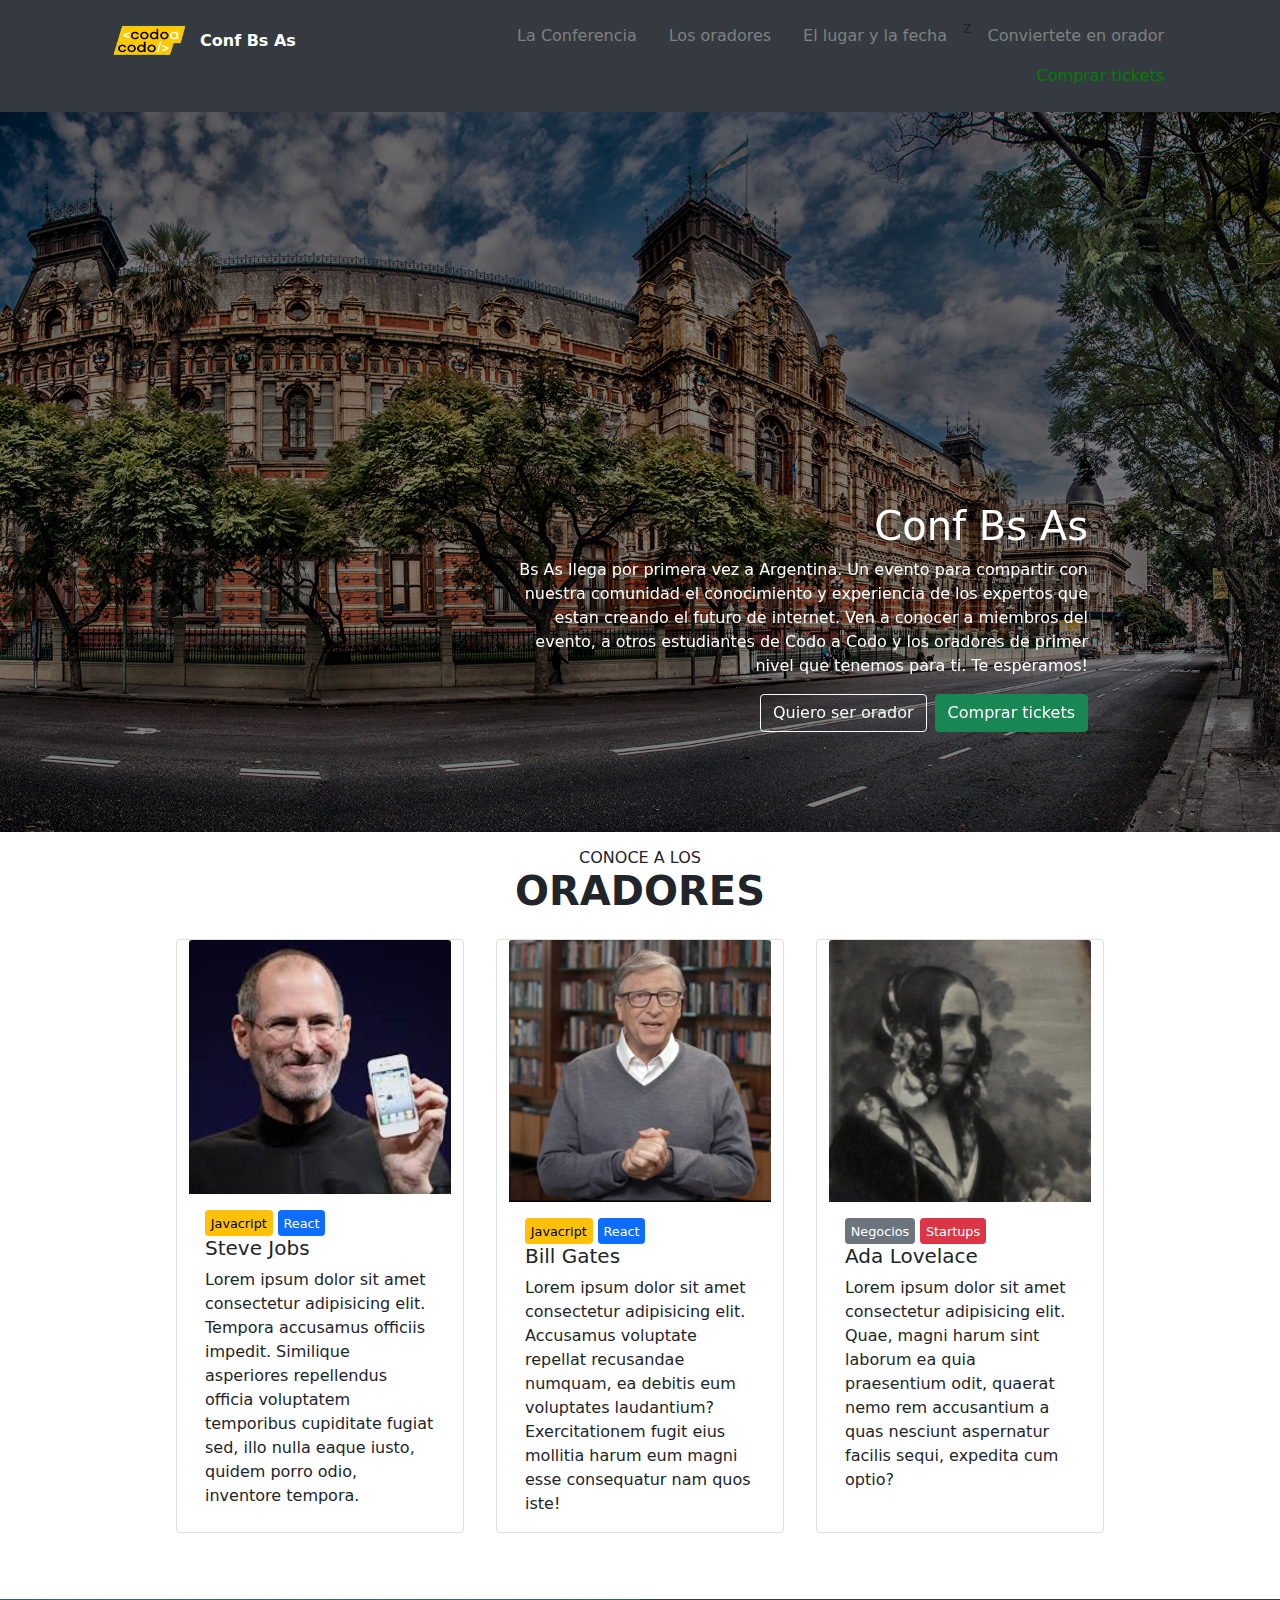
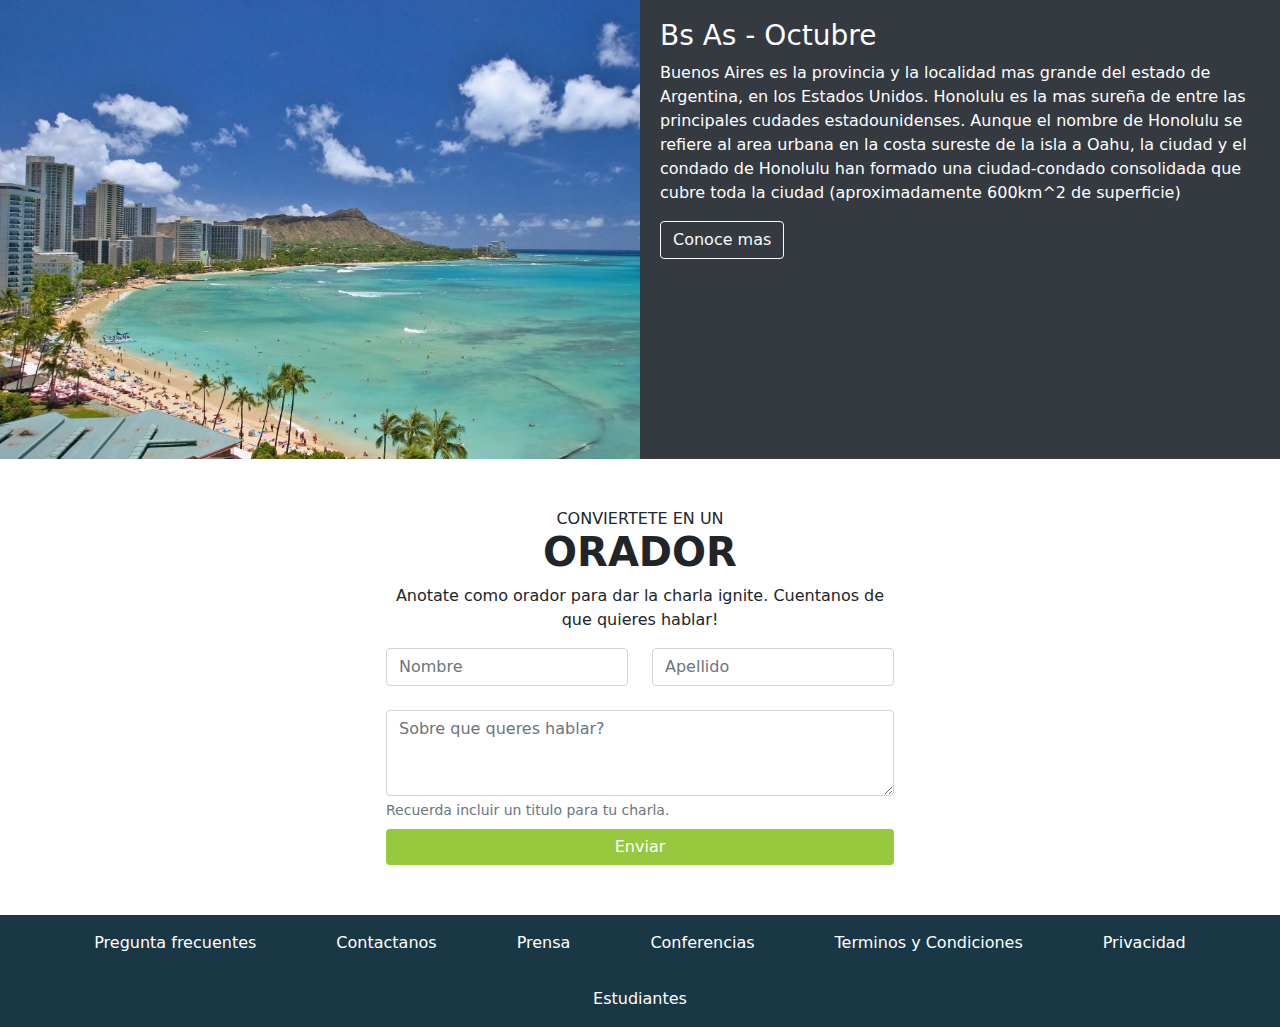
<file: index.html>
<!DOCTYPE html>
<html lang="en">
<head>
    <meta charset="UTF-8">
    <meta http-equiv="X-UA-Compatible" content="IE=edge">
    <meta name="viewport" content="width=device-width, initial-scale=1.0">
    <link rel="stylesheet" href="css/bootstrap.css">
    <title>Proyecto Front-End</title>
</head>


<nav class="container-fluid" id="navArriba">
    <div class="row">
        <div class="col-4">
            <img src="img/codoacodo.png" alt="" width="100" height="50" class="d-inline-blockz" id="titulo"><b>Conf Bs As</b>
        </div>    
        <div class="col">    
            <ul class="nav justify-content-end">
                <li class="nav-item">
                    <a class="nav-link active" aria-current="page" href="#">La Conferencia</a>
                </li>
                <li class="nav-item">
                    <a class="nav-link" href="#">Los oradores</a>
                </li>
                <li class="nav-item">
                    <a class="nav-link" href="#">El lugar y la fecha</a>
                </li>z
                <li class="nav-item">
                    <a class="nav-link" href="#">Conviertete en orador</a>
                </li>
                <li class="nav-item">
                    <a class="nav-linkVerde" href="compraTicket.html">Comprar tickets</a>
                </li>
            </ul>
        </div>
    </div>
</nav>

<body>

    <div id="carouselExampleSlidesOnly" class="carousel slide" data-bs-ride="carousel">
        <div class="carousel-inner">
            <div class="carousel-item active">
                <img src="img/ba1.jpg" class="d-block w-100" alt="..." id="imgBanner">
                <div class="carousel-caption d-none d-md-block txt-banner">
                <h1>Conf Bs As</h1>
                    <p>Bs As llega por primera vez a Argentina. Un evento para compartir con<br> nuestra comunidad el conocimiento y experiencia de los expertos que<br> estan creando el futuro de internet. Ven a conocer a miembros del<br> evento, a otros estudiantes de Codo a Codo y los oradores de primer<br> nivel que tenemos para ti. Te esperamos!</p>
                    <div class="d-grid gap-2 d-md-flex justify-content-md-end">
                        <button type="button" class="btn btn-outline-light">Quiero ser orador</button>
                        <button type="button" class="btn btn-success"><a href="compraTicket.html" id="botonComprar">Comprar tickets</a></button>
                    </div>
                </div>
            </div>
            <div class="carousel-item">
                <img src="img/ba2.jpg" class="d-block w-100" alt="..." id="imgBanner">
                <div class="carousel-caption d-none d-md-block txt-banner">
                <h1>Conf Bs As</h1>
                    <p>Bs As llega por primera vez a Argentina. Un evento para compartir con<br> nuestra comunidad el conocimiento y experiencia de los expertos que<br> estan creando el futuro de internet. Ven a conocer a miembros del<br> evento, a otros estudiantes de Codo a Codo y los oradores de primer<br> nivel que tenemos para ti. Te esperamos!</p>
                    <div class="d-grid gap-2 d-md-flex justify-content-md-end">
                        <button type="button" class="btn btn-outline-light">Quiero ser orador</button>
                        <button type="button" class="btn btn-success"><a href="compraTicket.html" id="botonComprar">Comprar tickets</a></button>
                    </div>
                </div>
            </div>
            <div class="carousel-item">
                <img src="img/ba3.jpg" class="d-block w-100" alt="..." id="imgBanner">
                <div class="carousel-caption d-none d-md-block txt-banner">
                <h1>Conf Bs As</h1>
                    <p>Bs As llega por primera vez a Argentina. Un evento para compartir con<br> nuestra comunidad el conocimiento y experiencia de los expertos que<br> estan creando el futuro de internet. Ven a conocer a miembros del<br> evento, a otros estudiantes de Codo a Codo y los oradores de primer<br> nivel que tenemos para ti. Te esperamos!</p>
                    <div class="d-grid gap-2 d-md-flex justify-content-md-end">
                        <button type="button" class="btn btn-outline-light">Quiero ser orador</button>
                        <button type="button" class="btn btn-success"><a href="compraTicket.html" id="botonComprar">Comprar tickets</a></button>
                    </div>
                </div>
            </div>
        </div>
    </div>
    
    <div class="container-fluid" id="oradores">
        <h2 id="tituloradores">CONOCE A LOS <br><strong>ORADORES</strong></h2>
        <div class="row justify-content-center">
            <div class="card" style="width: 18rem;" id="card-orador">
                <img src="img/steve.jpg"class="card-img-top" alt="...">
                <div class="card-body">
                    <div class="d-grid gap-2 d-md-block">
                        <button class="btn btn-warning btn-sm" type="button">Javacript</button>
                        <button class="btn btn-primary btn-sm" type="button">React</button>
                    </div>
                    <h5 class="card-title">Steve Jobs</h5>
                    <p class="card-text">Lorem ipsum dolor sit amet consectetur adipisicing elit. Tempora accusamus officiis impedit. Similique asperiores repellendus officia voluptatem temporibus cupiditate fugiat sed, illo nulla eaque iusto, quidem porro odio, inventore tempora.</p>
                </div>
            </div>
            <div class="card" style="width: 18rem;" id="card-orador">
                <img src="img/bill.jpg" class="card-img-top" alt="...">
                <div class="card-body">
                    <div class="d-grid gap-2 d-md-block">
                        <button class="btn btn-warning btn-sm" type="button">Javacript</button>
                        <button class="btn btn-primary btn-sm" type="button">React</button>
                    </div>
                    <h5 class="card-title">Bill Gates</h5>
                    <p class="card-text">Lorem ipsum dolor sit amet consectetur adipisicing elit. Accusamus voluptate repellat recusandae numquam, ea debitis eum voluptates laudantium? Exercitationem fugit eius mollitia harum eum magni esse consequatur nam quos iste!</p>
                </div>
            </div>
            <div class="card" style="width: 18rem;" id="card-orador">
                <img src="img/ada.jpeg" class="card-img-top" alt="...">
                <div class="card-body">
                    <div class="d-grid gap-2 d-md-block">
                        <button class="btn btn-secondary btn-sm" type="button">Negocios</button>
                        <button class="btn btn-danger btn-sm" type="button">Startups</button>
                    </div>
                    <h5 class="card-title">Ada Lovelace</h5>
                    <p class="card-text">Lorem ipsum dolor sit amet consectetur adipisicing elit. Quae, magni harum sint laborum ea quia praesentium odit, quaerat nemo rem accusantium a quas nesciunt aspernatur facilis sequi, expedita cum optio?</p>
                </div>
            </div>
        </div>
    </div>


    <div class="container-fluid">
        <div class="row">
            <div class="col-6 bg-left">
                
            </div>
            <div class="col-6" id="cuadro-derecha">
                <h3>Bs As - Octubre</h3>
                <p>Buenos Aires es la provincia y la localidad mas grande del estado de Argentina, en los Estados Unidos. Honolulu es la mas sureña de entre las principales cudades estadounidenses. Aunque el nombre de Honolulu se refiere al area urbana en la costa sureste de la isla a Oahu, la ciudad y el condado de Honolulu han formado una ciudad-condado consolidada que cubre toda la ciudad (aproximadamente 600km^2 de superficie)</p>
                <button type="button" class="btn btn-outline-light">Conoce mas</button>
            </div>
        </div>
    </div>


    <div class="container" id="form">
        <div class="row">
            <div class="col-3">

            </div>
            <div class="col-6">
                <h2 id="tituloradores">CONVIERTETE EN UN <br><strong>ORADOR</strong></h2>
                <p id="tituloradores">Anotate como orador para dar la charla ignite. Cuentanos de que quieres hablar!</p>
                <div class="row">
                    <div class="col-6">
                        <input type="text" class="form-control" placeholder="Nombre" aria-label="First name">
                    </div>
                    <div class="col-6">
                        <input type="text" class="form-control" placeholder="Apellido" aria-label="Last name">
                    </div>
                </div>
                <label for="exampleFormControlTextarea1"    class="form-label" ></label>
                <textarea class="form-control"  id="exampleFormControlTextarea1" rows="3"placeholder="Sobre que queres hablar?"></textarea>
                <div class="form-text" id="txtForm">Recuerda incluir un titulo para tu charla.  </div>  
            
                <div class="d-grid gap-2">
                <button class="btn btn-success" type="button" id="submit">Enviar</button>
            </div>
        </div>
        <div class="col-3">

        </div>
    </div>
    </div>

    <footer>
        <div class="container-fluid">
            <div class="row row-10" >
                <ul class="nav justify-content-center" id="navAbajo">
                    <li class="nav-item">
                        <a class="nav-linkAbajo active" aria-current="page" href="#">Pregunta frecuentes</a>
                    </li>
                    <li class="nav-item">
                        <a class="nav-linkAbajo" href="#">Contactanos</a>
                    </li>
                    <li class="nav-item">
                        <a class="nav-linkAbajo" href="#">Prensa</a>
                    </li>
                    <li class="nav-item">
                        <a class="nav-linkAbajo" href="#">Conferencias</a>
                    </li>
                    <li class="nav-item">
                        <a class="nav-linkAbajo" href="#">Terminos y Condiciones</a>
                    </li>
                    <li class="nav-item">
                        <a class="nav-linkAbajo" href="#">Privacidad</a>
                    </li>
                    <li class="nav-item">
                        <a class="nav-linkAbajo" href="#">Estudiantes</a>
                    </li>
                </ul>
            </div>
        </div>
    </footer>
<script src="js/bootstrap.js"></script>
</body>
</html>
</file>
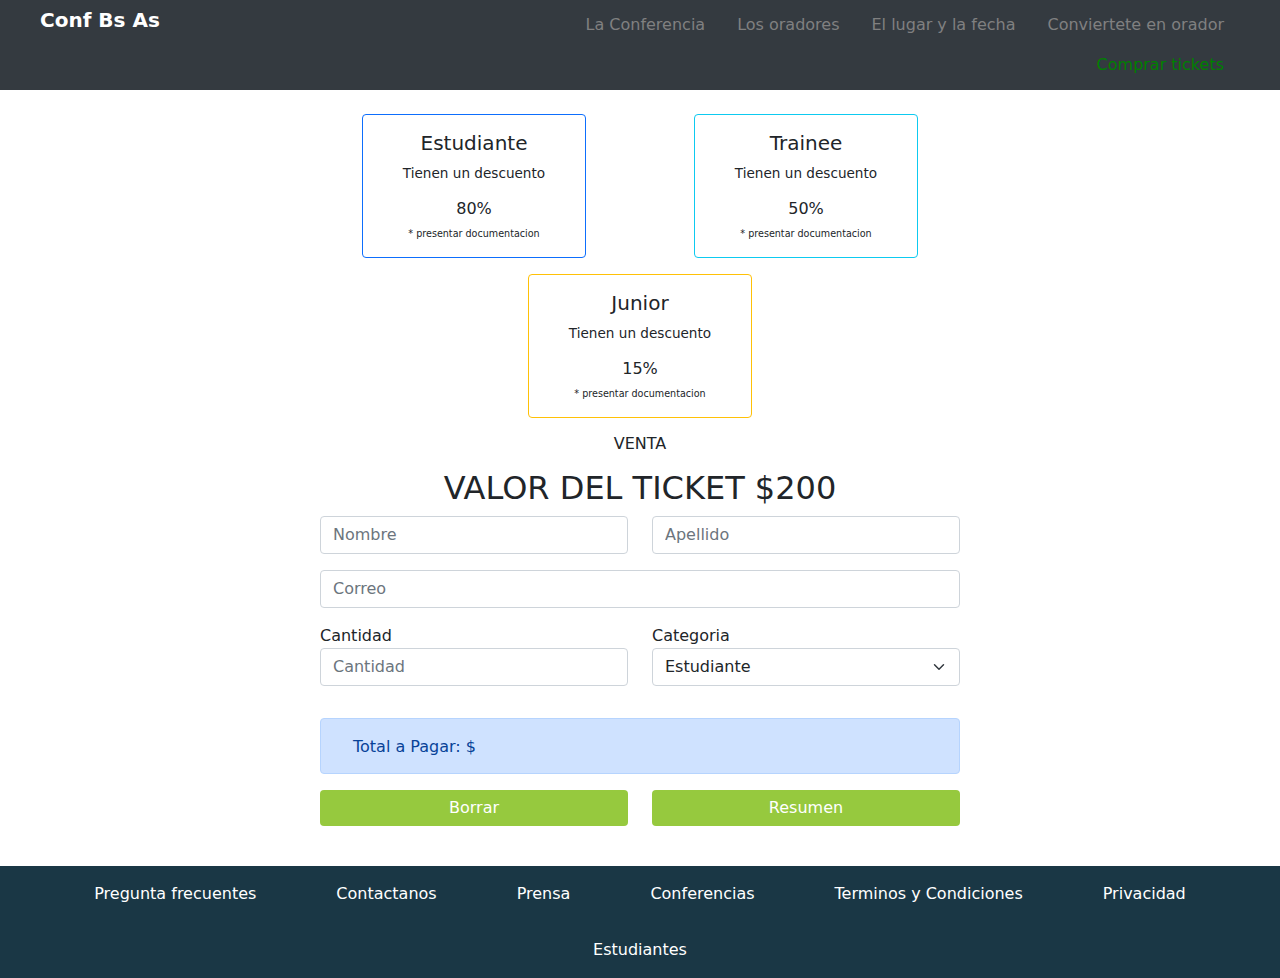
<file: compraTicket.html>
<!DOCTYPE html>
<html lang="en">
<head>
    <meta charset="UTF-8">
    <meta http-equiv="X-UA-Compatible" content="IE=edge">
    <meta name="viewport" content="width=device-width, initial-scale=1.0">
    <link rel="stylesheet" href="css/bootstrap.css">
    <title>Compra Ticket / Proyecto Front-End</title>
</head>

<nav class="container-fluid" id="navArriba-2">
    <div class="row">
        <div class="col-4">
        <!--    <img src="img/codoacodo.png" alt="" width="100" height="50" class="d-inline-blockz" id="titulo"><b>Conf Bs As</b>-->
            <a class="navbar-brand" id="titulo"><b>Conf Bs As</b></a>
        </div>    
        <div class="col">    
            <ul class="nav justify-content-end">
                <li class="nav-item">
                    <a class="nav-link active" aria-current="page" href="index.html">La Conferencia</a>
                </li>
                <li class="nav-item">
                    <a class="nav-link" href="#">Los oradores</a>
                </li>
                <li class="nav-item">
                    <a class="nav-link" href="#">El lugar y la fecha</a>
                </li>
                <li class="nav-item">
                    <a class="nav-link" href="#">Conviertete en orador</a>
                </li>
                <li class="nav-item">
                    <a class="nav-linkVerde" href="#">Comprar tickets</a>
                </li>
            </ul>
        </div>
    </div>
</nav>

<body>
    <div class="container-fluid" id="formCompra">
        <div class="row">
            <!--COLUMNA EN BLANCO IZQUIERDA-->
            <div class="col-3">

            </div>
            <!--COLUMNA DEL CENTRO (TAMAÑO 6)-->
            <div class="col-6"  id="columnaCentro">
                <!--CUADROS CON INFORMACION DE LAS CATEGORIAS-->
                <div class="row" id="contenedorDetallesCategoria">
                    <div class="card border-primary mb-3" id="detallesCategoria">
                        <div class="card-body">
                            <h5 class="card-title">Estudiante</h5>
                            <p class="card-text" id="text-card">Tienen un descuento </p>
                            <h6 class="card-title">80%</h6>
                            <p class="card-text" id="text-card-2">* presentar documentacion</p>
                        </div>
                    </div>
                    <div class="card border-info mb-3" id="detallesCategoria">
                        <div class="card-body">
                            <h5 class="card-title">Trainee</h5>
                            <p class="card-text" id="text-card">Tienen un descuento </p>
                            <h6 class="card-title">50%</h6>
                            <p class="card-text" id="text-card-2">* presentar documentacion</p>
                        </div>
                    </div>
                    <div class="card border-warning mb-3" id="detallesCategoria">
                        <div class="card-body">
                            <h5 class="card-title">Junior</h5>
                            <p class="card-text" id="text-card">Tienen un descuento </p>
                            <h6 class="card-title">15%</h6>
                            <p class="card-text" id="text-card-2">* presentar documentacion</p>
                        </div>
                    </div>
                </div>
                <!--EMPIEZA EL FORMULARIO DE COMPRA-->
                <h2 id="tituloCompra"><p>VENTA</p>VALOR DEL TICKET $200</h2>
                <!--CUERPO DEL FORMULARIO--> 
                <form name="form" action="" method="get">
                    <div class="row" id="datosFormulario">
                        <!--COLUMNA NOMBRE-->
                        <div class="col-6" id="form-2">
                            <input type="text" class="form-control" placeholder="Nombre" aria-label="Nombre" name="nombre">
                        </div>
                        <!--COLUMNA APELLIDO-->
                        <div class="col-6" id="form-2">
                            <input type="text" class="form-control" placeholder="Apellido" aria-label="Apellido" name="apellido">
                        </div>
                        <!--COLUMNA CORREO-->
                        <div class="col-12" id="form-2">
                            <input type="text" class="form-control" placeholder="Correo" aria-label="Email" name="email">
                        </div>
                        <!--COLUMNA CANTIDAD-->
                        <div class="col-6" id="form-2">
                            Cantidad
                            <input type="text" class="form-control" placeholder="Cantidad" aria-label="Cantidad" name="Cantidad" id="Cantidad">
                        </div>
                        <!--COLUMNA CANTIDAD-->
                        <div class="col-6" id="form-2">
                            Categoria
                            <select class="form-select" aria-label="Categoria" name="Categoria" id="Categoria">
                                <option value="Estudiante">Estudiante</option>
                                <option value="Trainee">Trainee</option>
                                <option value="Junior">Junior</option>
                            </select>
                        </div>
                    </div>
                </form>
                    <!--MENSAJE DE RESUMEN-->
                <div class="row">
                    <div class="col-12" id="contenedorInfoPagar">
                        <div class="alert alert-primary" role="alert" id="infoPagar">
                            <p id="precioPagar">Total a Pagar: $ </p>
                        </div>
                    </div>
                </div>
                    <!--BOTONES DE BORRAR Y RESUMEN-->
                <div class="row" id="form-3">
                    <div class="col-6" id="form-2">
                        <button class="btn btn-success col-12" type="button" id="submit">Borrar</button>
                    </div>
                    <div class="col-6" id="form-2">
                        <button class="btn btn-success col-12" type="button" id="submit" onclick="mostrarResumen()">Resumen</button>
                    </div>
                </div>
            </div>
                <!--COLUMNA EN BLANCO DERECHA-->
                <div class="col-3">
                </dIv>
        </div>
    </div>
    <footer>
        <div class="container-fluid">
            <div class="row row-10" >
                <ul class="nav justify-content-center" id="navAbajo">
                    <li class="nav-item">
                        <a class="nav-linkAbajo active" aria-current="page" href="#">Pregunta frecuentes</a>
                    </li>
                    <li class="nav-item">
                        <a class="nav-linkAbajo" href="#">Contactanos</a>
                    </li>
                    <li class="nav-item">
                        <a class="nav-linkAbajo" href="#">Prensa</a>
                    </li>
                    <li class="nav-item">
                        <a class="nav-linkAbajo" href="#">Conferencias</a>
                    </li>
                    <li class="nav-item">
                        <a class="nav-linkAbajo" href="#">Terminos y Condiciones</a>
                    </li>
                    <li class="nav-item">
                        <a class="nav-linkAbajo" href="#">Privacidad</a>
                    </li>
                    <li class="nav-item">
                        <a class="nav-linkAbajo" href="#">Estudiantes</a>
                    </li>
                </ul>
            </div>
        </div>
    </footer>
<script src="js/bootstrap.js"></script>
</body>
</html>
</file>
